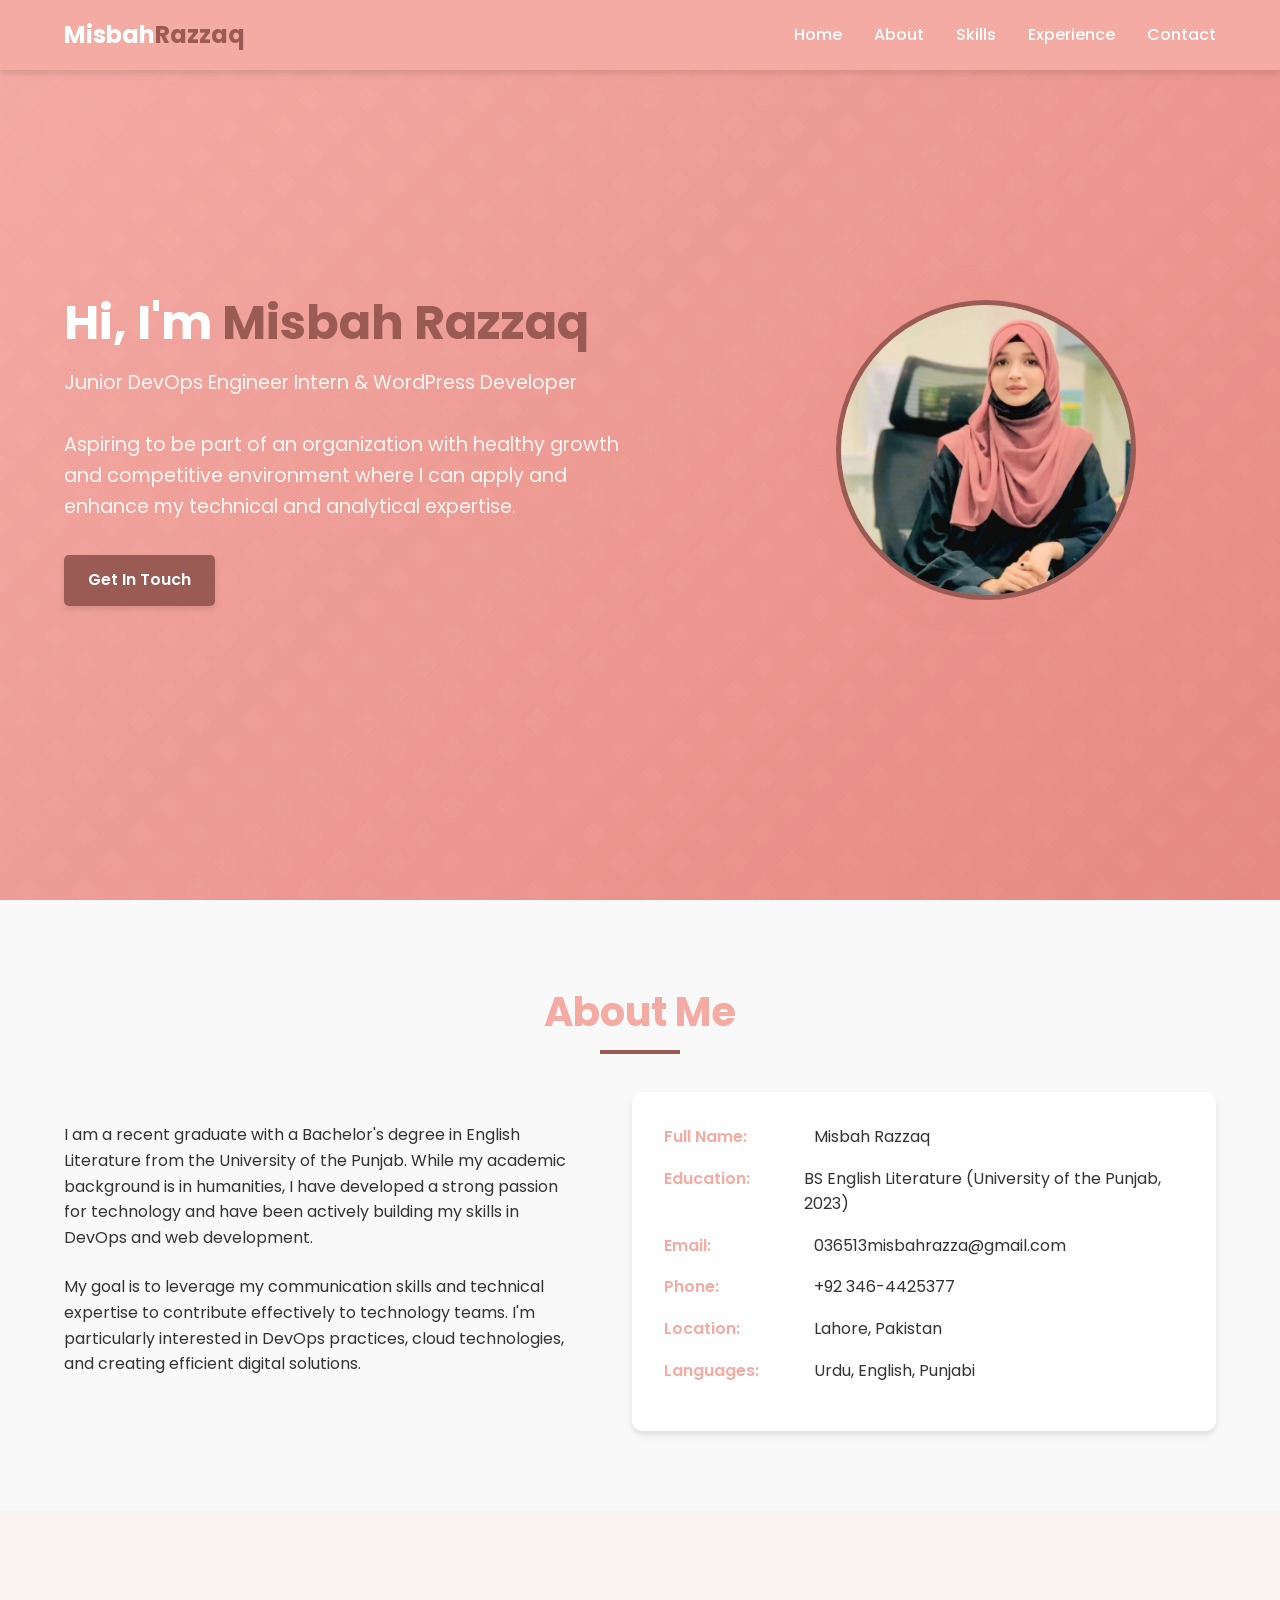
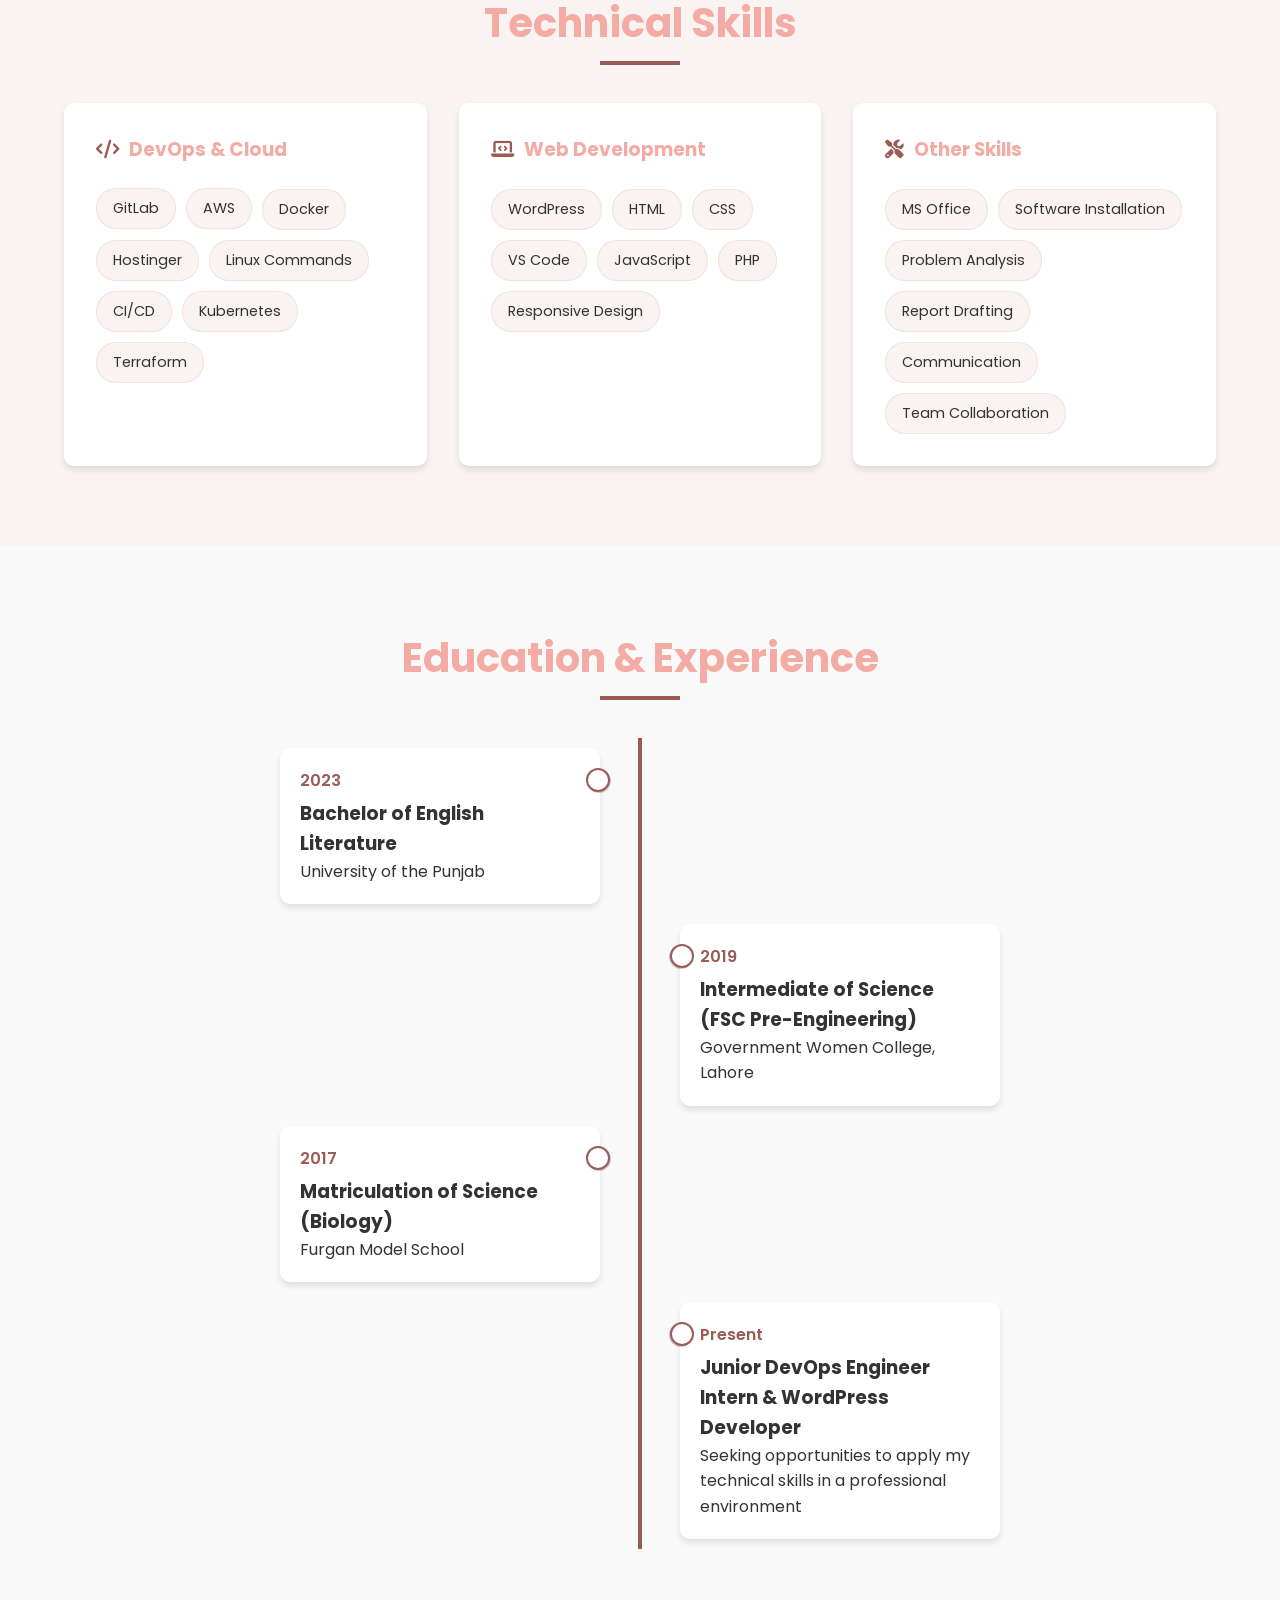
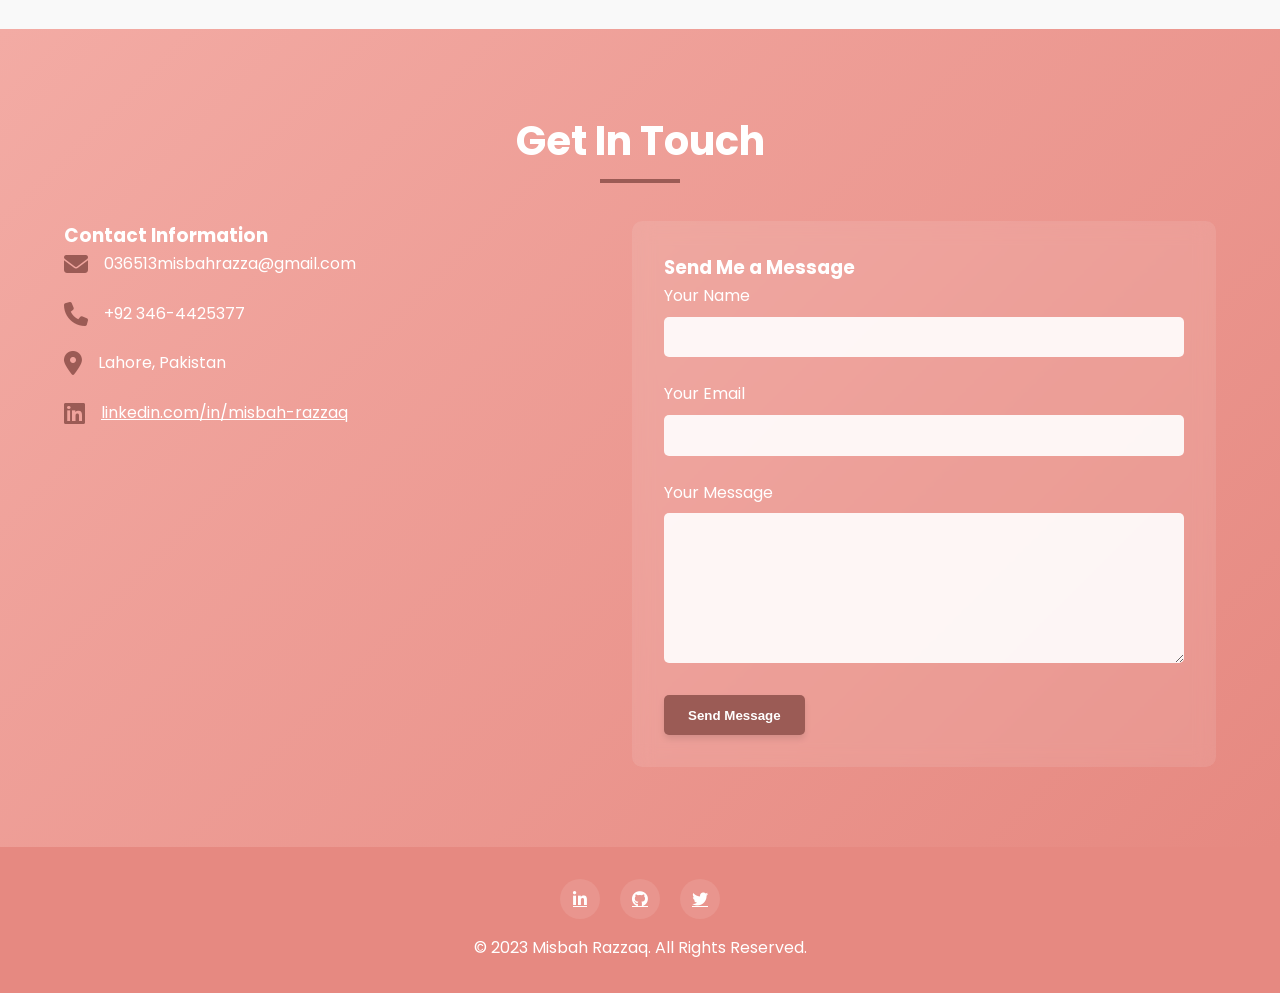
<file: misbah_portfolio/index.html>
<!DOCTYPE html>
<html lang="en">
<head>
    <meta charset="UTF-8">
    <meta name="viewport" content="width=device-width, initial-scale=1.0">
    <title>Misbah Razzaq | Junior DevOps Engineer & WordPress Developer</title>
    <link rel="stylesheet" href="https://cdnjs.cloudflare.com/ajax/libs/font-awesome/6.4.0/css/all.min.css">
    <link href="https://fonts.googleapis.com/css2?family=Poppins:wght@300;400;500;600;700&display=swap" rel="stylesheet">
    <style>
        :root {
            --primary: #f3aba4;
            --secondary: #9b5b55;
            --accent: #e74c3c;
            --light: #f9f3f2;
            --dark: #e68981;
            --shadow: 0 4px 6px rgba(0, 0, 0, 0.1);
            --transition: all 0.3s ease;
        }

        * {
            margin: 0;
            padding: 0;
            box-sizing: border-box;
        }

        body {
            font-family: 'Poppins', sans-serif;
            line-height: 1.6;
            color: #333;
            background-color: #f9f9f9;
            overflow-x: hidden;
        }

        .container {
            width: 90%;
            max-width: 1200px;
            margin: 0 auto;
        }

        /* Header & Navigation */
        header {
            background-color: var(--primary);
            color: white;
            padding: 1rem 0;
            position: fixed;
            width: 100%;
            top: 0;
            z-index: 1000;
            box-shadow: var(--shadow);
        }

        nav {
            display: flex;
            justify-content: space-between;
            align-items: center;
        }

        .logo {
            font-size: 1.5rem;
            font-weight: 700;
            display: flex;
            align-items: center;
        }

        .logo span {
            color: var(--secondary);
        }

        .nav-links {
            display: flex;
            list-style: none;
        }

        .nav-links li {
            margin-left: 2rem;
        }

        .nav-links a {
            color: white;
            text-decoration: none;
            font-weight: 500;
            transition: var(--transition);
            position: relative;
        }

        .nav-links a:hover {
            color: var(--secondary);
        }

        .nav-links a::after {
            content: '';
            position: absolute;
            width: 0;
            height: 2px;
            bottom: -5px;
            left: 0;
            background-color: var(--secondary);
            transition: var(--transition);
        }

        .nav-links a:hover::after {
            width: 100%;
        }

        .hamburger {
            display: none;
            cursor: pointer;
        }

        /* Hero Section */
        .hero {
            height: 100vh;
            display: flex;
            align-items: center;
            background: linear-gradient(135deg, var(--primary) 0%, var(--dark) 100%);
            color: white;
            position: relative;
            overflow: hidden;
        }

        .hero::before {
            content: '';
            position: absolute;
            top: 0;
            left: 0;
            width: 100%;
            height: 100%;
            background: url('[data-uri]');
            opacity: 0.3;
        }

        .hero-content {
            width: 50%;
            z-index: 1;
            animation: fadeIn 1s ease;
        }

        .hero-image {
            width: 40%;
            display: flex;
            justify-content: center;
            align-items: center;
            z-index: 1;
        }

        .profile-img {
            width: 300px;
            height: 300px;
            border-radius: 50%;
            object-fit: cover;
            border: 5px solid var(--secondary);
            box-shadow: 0 0 30px rgba(238, 146, 137, 0.5);
            animation: float 3s ease-in-out infinite;
        }

        .hero h1 {
            font-size: 3rem;
            margin-bottom: 1rem;
            line-height: 1.2;
        }

        .hero h1 span {
            color: var(--secondary);
        }

        .hero p {
            font-size: 1.2rem;
            margin-bottom: 2rem;
            opacity: 0.9;
        }

        .btn {
            display: inline-block;
            padding: 0.8rem 1.5rem;
            background-color: var(--secondary);
            color: white;
            border: none;
            border-radius: 5px;
            font-weight: 600;
            text-decoration: none;
            transition: var(--transition);
            cursor: pointer;
            box-shadow: var(--shadow);
        }

        .btn:hover {
            background-color: #e57f76;
            transform: translateY(-3px);
        }

        /* Sections */
        section {
            padding: 5rem 0;
        }

        .section-title {
            text-align: center;
            margin-bottom: 3rem;
            position: relative;
        }

        .section-title h2 {
            font-size: 2.5rem;
            color: var(--primary);
            display: inline-block;
        }

        .section-title h2::after {
            content: '';
            position: absolute;
            width: 80px;
            height: 4px;
            background-color: var(--secondary);
            bottom: -10px;
            left: 50%;
            transform: translateX(-50%);
        }

        /* About Section */
        .about-content {
            display: flex;
            align-items: center;
            gap: 3rem;
        }

        .about-text {
            flex: 1;
        }

        .about-text p {
            margin-bottom: 1.5rem;
        }

        .about-details {
            flex: 1;
            background-color: white;
            padding: 2rem;
            border-radius: 10px;
            box-shadow: var(--shadow);
        }

        .detail-item {
            margin-bottom: 1rem;
            display: flex;
        }

        .detail-label {
            font-weight: 600;
            width: 150px;
            color: var(--primary);
        }

        /* Skills Section */
        .skills {
            background-color: var(--light);
        }

        .skills-container {
            display: grid;
            grid-template-columns: repeat(auto-fill, minmax(300px, 1fr));
            gap: 2rem;
        }

        .skill-category {
            background-color: white;
            padding: 2rem;
            border-radius: 10px;
            box-shadow: var(--shadow);
            transition: var(--transition);
        }

        .skill-category:hover {
            transform: translateY(-10px);
        }

        .skill-category h3 {
            color: var(--primary);
            margin-bottom: 1.5rem;
            display: flex;
            align-items: center;
        }

        .skill-category h3 i {
            margin-right: 10px;
            color: var(--secondary);
        }

        .skill-list {
            display: flex;
            flex-wrap: wrap;
            gap: 10px;
        }

        .skill-item {
            background-color: var(--light);
            padding: 0.5rem 1rem;
            border-radius: 20px;
            font-size: 0.9rem;
            transition: var(--transition);
            border: 1px solid rgba(238, 146, 137, 0.2);
        }

        .skill-item:hover {
            background-color: var(--secondary);
            color: white;
        }

        /* Experience Section */
        .timeline {
            position: relative;
            max-width: 800px;
            margin: 0 auto;
        }

        .timeline::after {
            content: '';
            position: absolute;
            width: 4px;
            background-color: var(--secondary);
            top: 0;
            bottom: 0;
            left: 50%;
            margin-left: -2px;
        }

        .timeline-item {
            padding: 10px 40px;
            position: relative;
            width: 50%;
            animation: fadeInUp 1s ease;
        }

        .timeline-item:nth-child(odd) {
            left: 0;
        }

        .timeline-item:nth-child(even) {
            left: 50%;
        }

        .timeline-content {
            padding: 20px;
            background-color: white;
            border-radius: 10px;
            box-shadow: var(--shadow);
            position: relative;
        }

        .timeline-content::after {
            content: '';
            position: absolute;
            width: 20px;
            height: 20px;
            right: -10px;
            background-color: white;
            top: 20px;
            border-radius: 50%;
            z-index: 1;
            border: 2px solid var(--secondary);
        }

        .timeline-item:nth-child(odd) .timeline-content::after {
            right: -10px;
            box-shadow: 1px 1px 0px rgba(0, 0, 0, 0.2);
        }

        .timeline-item:nth-child(even) .timeline-content::after {
            left: -10px;
            box-shadow: -1px 1px 0px rgba(0, 0, 0, 0.2);
        }

        .timeline-item:nth-child(even) .timeline-content::after {
            left: -10px;
        }

        .timeline-date {
            font-weight: 600;
            color: var(--secondary);
            margin-bottom: 5px;
        }

        /* Contact Section */
        .contact {
            background: linear-gradient(135deg, var(--primary) 0%, var(--dark) 100%);
            color: white;
        }

        .contact .section-title h2 {
            color: white;
        }

        .contact-container {
            display: flex;
            gap: 3rem;
        }

        .contact-info {
            flex: 1;
        }

        .contact-item {
            display: flex;
            align-items: center;
            margin-bottom: 1.5rem;
        }

        .contact-item i {
            font-size: 1.5rem;
            margin-right: 1rem;
            color: var(--secondary);
        }

        .contact-form {
            flex: 1;
            background-color: rgba(255, 255, 255, 0.1);
            padding: 2rem;
            border-radius: 10px;
            backdrop-filter: blur(10px);
        }

        .form-group {
            margin-bottom: 1.5rem;
        }

        .form-group label {
            display: block;
            margin-bottom: 0.5rem;
        }

        .form-control {
            width: 100%;
            padding: 0.8rem;
            border: none;
            border-radius: 5px;
            background-color: rgba(255, 255, 255, 0.9);
        }

        textarea.form-control {
            min-height: 150px;
            resize: vertical;
        }

        /* Footer */
        footer {
            background-color: var(--dark);
            color: white;
            padding: 2rem 0;
            text-align: center;
        }

        .social-links {
            display: flex;
            justify-content: center;
            margin-bottom: 1rem;
        }

        .social-links a {
            display: flex;
            align-items: center;
            justify-content: center;
            width: 40px;
            height: 40px;
            border-radius: 50%;
            background-color: rgba(255, 255, 255, 0.1);
            color: white;
            margin: 0 10px;
            transition: var(--transition);
        }

        .social-links a:hover {
            background-color: var(--secondary);
            transform: translateY(-5px);
        }

        /* Animations */
        @keyframes fadeIn {
            from { opacity: 0; transform: translateY(20px); }
            to { opacity: 1; transform: translateY(0); }
        }

        @keyframes fadeInUp {
            from { opacity: 0; transform: translateY(30px); }
            to { opacity: 1; transform: translateY(0); }
        }

        @keyframes float {
            0% { transform: translateY(0px); }
            50% { transform: translateY(-20px); }
            100% { transform: translateY(0px); }
        }

        /* Responsive Design */
        @media (max-width: 992px) {
            .hero-content, .hero-image {
                width: 100%;
                text-align: center;
            }
            
            .hero {
                flex-direction: column;
                justify-content: center;
                padding-top: 80px;
            }
            
            .about-content {
                flex-direction: column;
            }
            
            .contact-container {
                flex-direction: column;
            }
            
            .timeline::after {
                left: 31px;
            }
            
            .timeline-item {
                width: 100%;
                padding-left: 70px;
                padding-right: 25px;
            }
            
            .timeline-item:nth-child(even) {
                left: 0;
            }
            
            .timeline-content::after {
                left: 20px;
                right: auto;
            }
        }

        @media (max-width: 768px) {
            .nav-links {
                display: none;
                position: absolute;
                top: 100%;
                left: 0;
                width: 100%;
                background-color: var(--primary);
                flex-direction: column;
                padding: 1rem 0;
                box-shadow: var(--shadow);
            }
            
            .nav-links.active {
                display: flex;
            }
            
            .nav-links li {
                margin: 0;
                text-align: center;
                padding: 0.8rem 0;
            }
            
            .hamburger {
                display: block;
            }
            
            .hero h1 {
                font-size: 2.5rem;
            }
        }
    </style>
</head>
<body>
    <!-- Header -->
    <header>
        <div class="container">
            <nav>
                <div class="logo">Misbah<span>Razzaq</span></div>
                <ul class="nav-links">
                    <li><a href="#home">Home</a></li>
                    <li><a href="#about">About</a></li>
                    <li><a href="#skills">Skills</a></li>
                    <li><a href="#experience">Experience</a></li>
                    <li><a href="#contact">Contact</a></li>
                </ul>
                <div class="hamburger">
                    <i class="fas fa-bars"></i>
                </div>
            </nav>
        </div>
    </header>

    <!-- Hero Section -->
    <section id="home" class="hero">
        <div class="container" style="display: flex; align-items: center; justify-content: space-between;">
            <div class="hero-content">
                <h1>Hi, I'm <span>Misbah Razzaq</span></h1>
                <p>Junior DevOps Engineer Intern & WordPress Developer</p>
                <p>Aspiring to be part of an organization with healthy growth and competitive environment where I can apply and enhance my technical and analytical expertise.</p>
                <a href="#contact" class="btn">Get In Touch</a>
            </div>
            <div class="hero-image">
                <img src="misbahpf.jpeg" alt="Misbah Razzaq" class="profile-img">
            </div>
        </div>
    </section>

    <!-- About Section -->
    <section id="about" class="about">
        <div class="container">
            <div class="section-title">
                <h2>About Me</h2>
            </div>
            <div class="about-content">
                <div class="about-text">
                    <p>I am a recent graduate with a Bachelor's degree in English Literature from the University of the Punjab. While my academic background is in humanities, I have developed a strong passion for technology and have been actively building my skills in DevOps and web development.</p>
                    <p>My goal is to leverage my communication skills and technical expertise to contribute effectively to technology teams. I'm particularly interested in DevOps practices, cloud technologies, and creating efficient digital solutions.</p>
                </div>
                <div class="about-details">
                    <div class="detail-item">
                        <div class="detail-label">Full Name:</div>
                        <div>Misbah Razzaq</div>
                    </div>
                    <div class="detail-item">
                        <div class="detail-label">Education:</div>
                        <div>BS English Literature (University of the Punjab, 2023)</div>
                    </div>
                    <div class="detail-item">
                        <div class="detail-label">Email:</div>
                        <div>036513misbahrazza@gmail.com</div>
                    </div>
                    <div class="detail-item">
                        <div class="detail-label">Phone:</div>
                        <div>+92 346-4425377</div>
                    </div>
                    <div class="detail-item">
                        <div class="detail-label">Location:</div>
                        <div>Lahore, Pakistan</div>
                    </div>
                    <div class="detail-item">
                        <div class="detail-label">Languages:</div>
                        <div>Urdu, English, Punjabi</div>
                    </div>
                </div>
            </div>
        </div>
    </section>

    <!-- Skills Section -->
    <section id="skills" class="skills">
        <div class="container">
            <div class="section-title">
                <h2>Technical Skills</h2>
            </div>
            <div class="skills-container">
                <div class="skill-category">
                    <h3><i class="fas fa-code"></i> DevOps & Cloud</h3>
                    <div class="skill-list">
                        <div class="skill-item">GitLab</div>
                        <div class="skill-item">AWS</div>
                        <div class="skill-item">Docker</div>
                        <div class="skill-item">Hostinger</div>
                        <div class="skill-item">Linux Commands</div>
                        <div class="skill-item">CI/CD</div>
                        <div class="skill-item">Kubernetes</div>
                        <div class="skill-item">Terraform</div>
                    </div>
                </div>
                <div class="skill-category">
                    <h3><i class="fas fa-laptop-code"></i> Web Development</h3>
                    <div class="skill-list">
                        <div class="skill-item">WordPress</div>
                        <div class="skill-item">HTML</div>
                        <div class="skill-item">CSS</div>
                        <div class="skill-item">VS Code</div>
                        <div class="skill-item">JavaScript</div>
                        <div class="skill-item">PHP</div>
                        <div class="skill-item">Responsive Design</div>
                    </div>
                </div>
                <div class="skill-category">
                    <h3><i class="fas fa-tools"></i> Other Skills</h3>
                    <div class="skill-list">
                        <div class="skill-item">MS Office</div>
                        <div class="skill-item">Software Installation</div>
                        <div class="skill-item">Problem Analysis</div>
                        <div class="skill-item">Report Drafting</div>
                        <div class="skill-item">Communication</div>
                        <div class="skill-item">Team Collaboration</div>
                    </div>
                </div>
            </div>
        </div>
    </section>

    <!-- Experience Section -->
    <section id="experience" class="experience">
        <div class="container">
            <div class="section-title">
                <h2>Education & Experience</h2>
            </div>
            <div class="timeline">
                <div class="timeline-item">
                    <div class="timeline-content">
                        <div class="timeline-date">2023</div>
                        <h3>Bachelor of English Literature</h3>
                        <p>University of the Punjab</p>
                    </div>
                </div>
                <div class="timeline-item">
                    <div class="timeline-content">
                        <div class="timeline-date">2019</div>
                        <h3>Intermediate of Science (FSC Pre-Engineering)</h3>
                        <p>Government Women College, Lahore</p>
                    </div>
                </div>
                <div class="timeline-item">
                    <div class="timeline-content">
                        <div class="timeline-date">2017</div>
                        <h3>Matriculation of Science (Biology)</h3>
                        <p>Furgan Model School</p>
                    </div>
                </div>
                <div class="timeline-item">
                    <div class="timeline-content">
                        <div class="timeline-date">Present</div>
                        <h3>Junior DevOps Engineer Intern & WordPress Developer</h3>
                        <p>Seeking opportunities to apply my technical skills in a professional environment</p>
                    </div>
                </div>
            </div>
        </div>
    </section>

    <!-- Contact Section -->
    <section id="contact" class="contact">
        <div class="container">
            <div class="section-title">
                <h2>Get In Touch</h2>
            </div>
            <div class="contact-container">
                <div class="contact-info">
                    <h3>Contact Information</h3>
                    <div class="contact-item">
                        <i class="fas fa-envelope"></i>
                        <div>036513misbahrazza@gmail.com</div>
                    </div>
                    <div class="contact-item">
                        <i class="fas fa-phone"></i>
                        <div>+92 346-4425377</div>
                    </div>
                    <div class="contact-item">
                        <i class="fas fa-map-marker-alt"></i>
                        <div>Lahore, Pakistan</div>
                    </div>
                    <div class="contact-item">
                        <i class="fab fa-linkedin"></i>
                        <div><a href="https://www.linkedin.com/in/misbah-razzaq-49b1b0325/" style="color: white;">linkedin.com/in/misbah-razzaq</a></div>
                    </div>
                </div>
                <div class="contact-form">
                    <h3>Send Me a Message</h3>
                    <form id="contactForm">
                        <div class="form-group">
                            <label for="name">Your Name</label>
                            <input type="text" id="name" class="form-control" required>
                        </div>
                        <div class="form-group">
                            <label for="email">Your Email</label>
                            <input type="email" id="email" class="form-control" required>
                        </div>
                        <div class="form-group">
                            <label for="message">Your Message</label>
                            <textarea id="message" class="form-control" required></textarea>
                        </div>
                        <button type="submit" class="btn">Send Message</button>
                    </form>
                </div>
            </div>
        </div>
    </section>

    <!-- Footer -->
    <footer>
        <div class="container">
            <div class="social-links">
                <a href="https://www.linkedin.com/in/misbah-razzaq-49b1b0325/"><i class="fab fa-linkedin-in"></i></a>
                <a href="#"><i class="fab fa-github"></i></a>
                <a href="#"><i class="fab fa-twitter"></i></a>
            </div>
            <p>&copy; 2023 Misbah Razzaq. All Rights Reserved.</p>
        </div>
    </footer>

    <script>
        // Mobile Navigation Toggle
        const hamburger = document.querySelector('.hamburger');
        const navLinks = document.querySelector('.nav-links');
        
        hamburger.addEventListener('click', () => {
            navLinks.classList.toggle('active');
        });
        
        // Smooth Scrolling
        document.querySelectorAll('a[href^="#"]').forEach(anchor => {
            anchor.addEventListener('click', function (e) {
                e.preventDefault();
                
                const targetId = this.getAttribute('href');
                if (targetId === '#') return;
                
                const targetElement = document.querySelector(targetId);
                if (targetElement) {
                    window.scrollTo({
                        top: targetElement.offsetTop - 80,
                        behavior: 'smooth'
                    });
                    
                    // Close mobile menu if open
                    navLinks.classList.remove('active');
                }
            });
        });
        
        // Form Submission
        const contactForm = document.getElementById('contactForm');
        contactForm.addEventListener('submit', function(e) {
            e.preventDefault();
            alert('Thank you for your message! I will get back to you soon.');
            contactForm.reset();
        });
        
        // Animation on scroll
        const observerOptions = {
            threshold: 0.1,
            rootMargin: '0px 0px -50px 0px'
        };
        
        const observer = new IntersectionObserver((entries) => {
            entries.forEach(entry => {
                if (entry.isIntersecting) {
                    entry.target.style.animation = 'fadeInUp 1s ease forwards';
                    observer.unobserve(entry.target);
                }
            });
        }, observerOptions);
        
        // Observe elements for animation
        document.querySelectorAll('.timeline-item, .skill-category').forEach(el => {
            observer.observe(el);
        });
    </script>
</body>
</html>
</file>
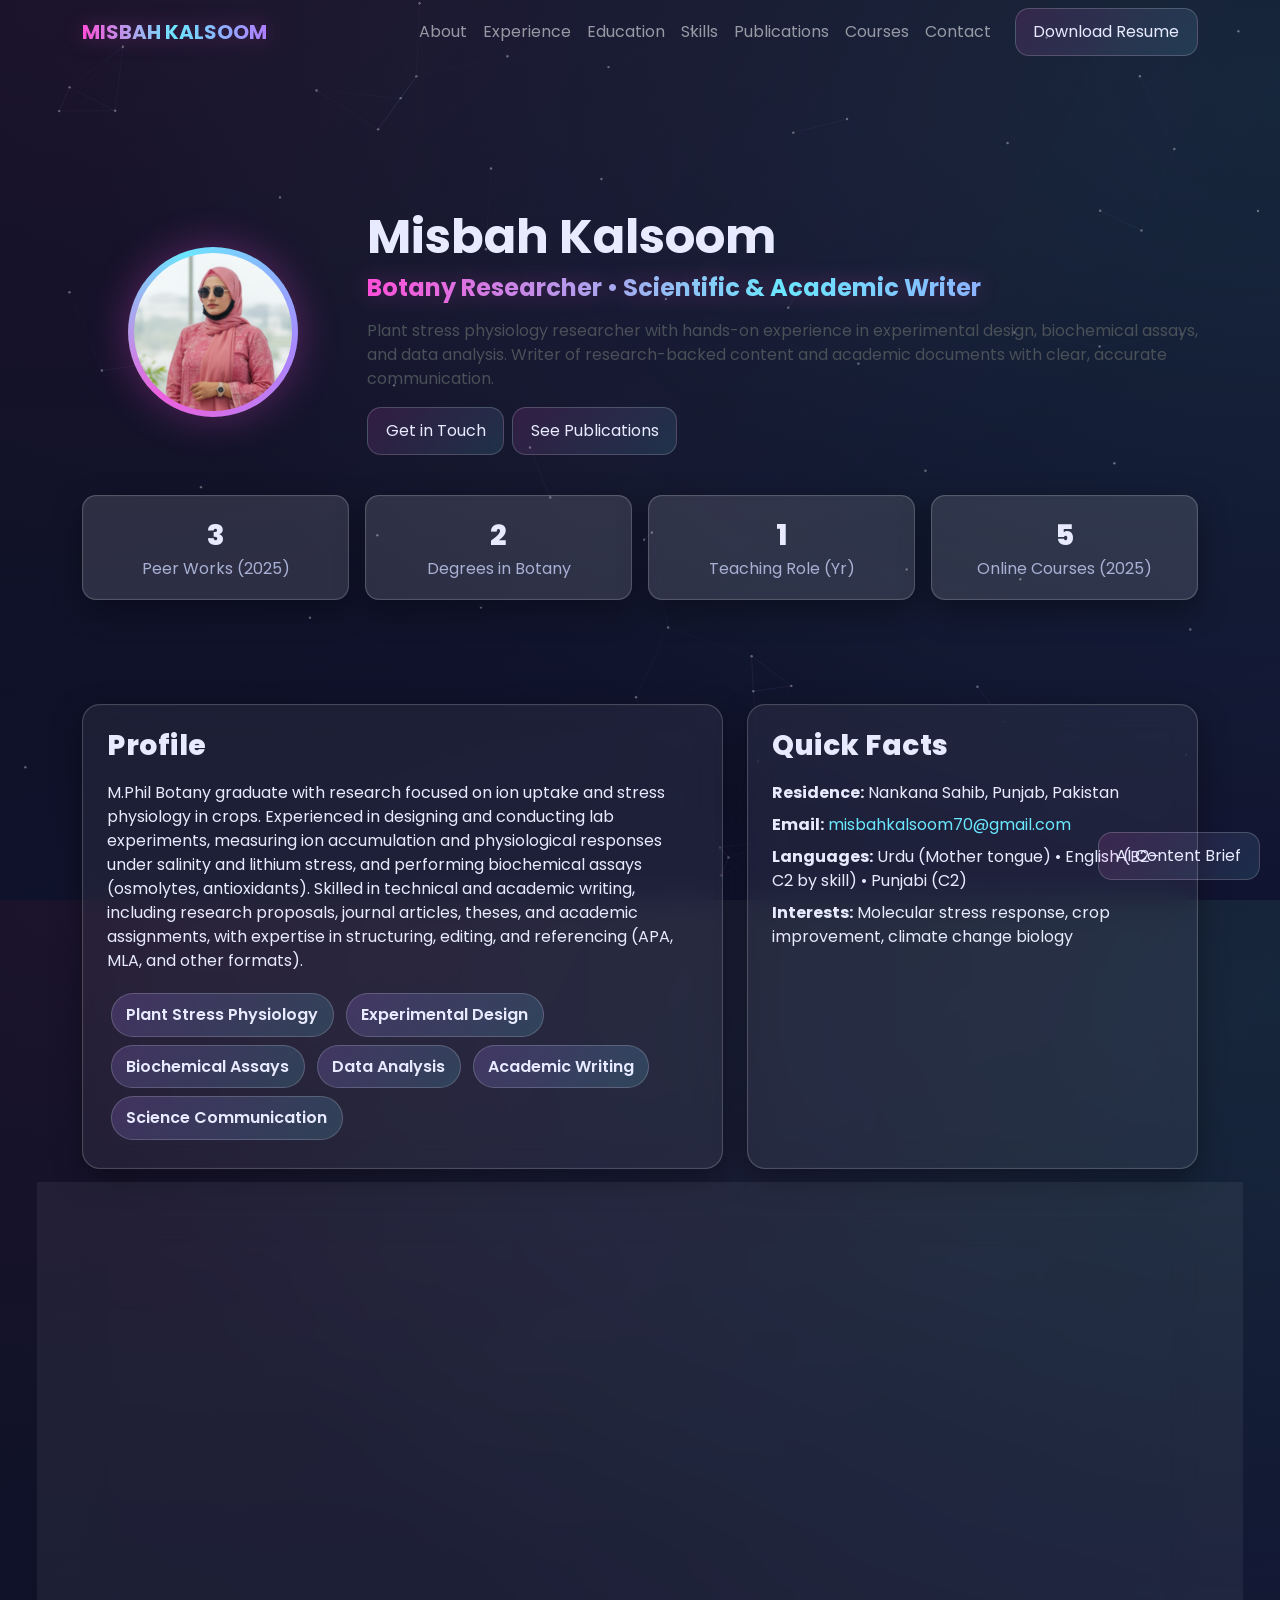
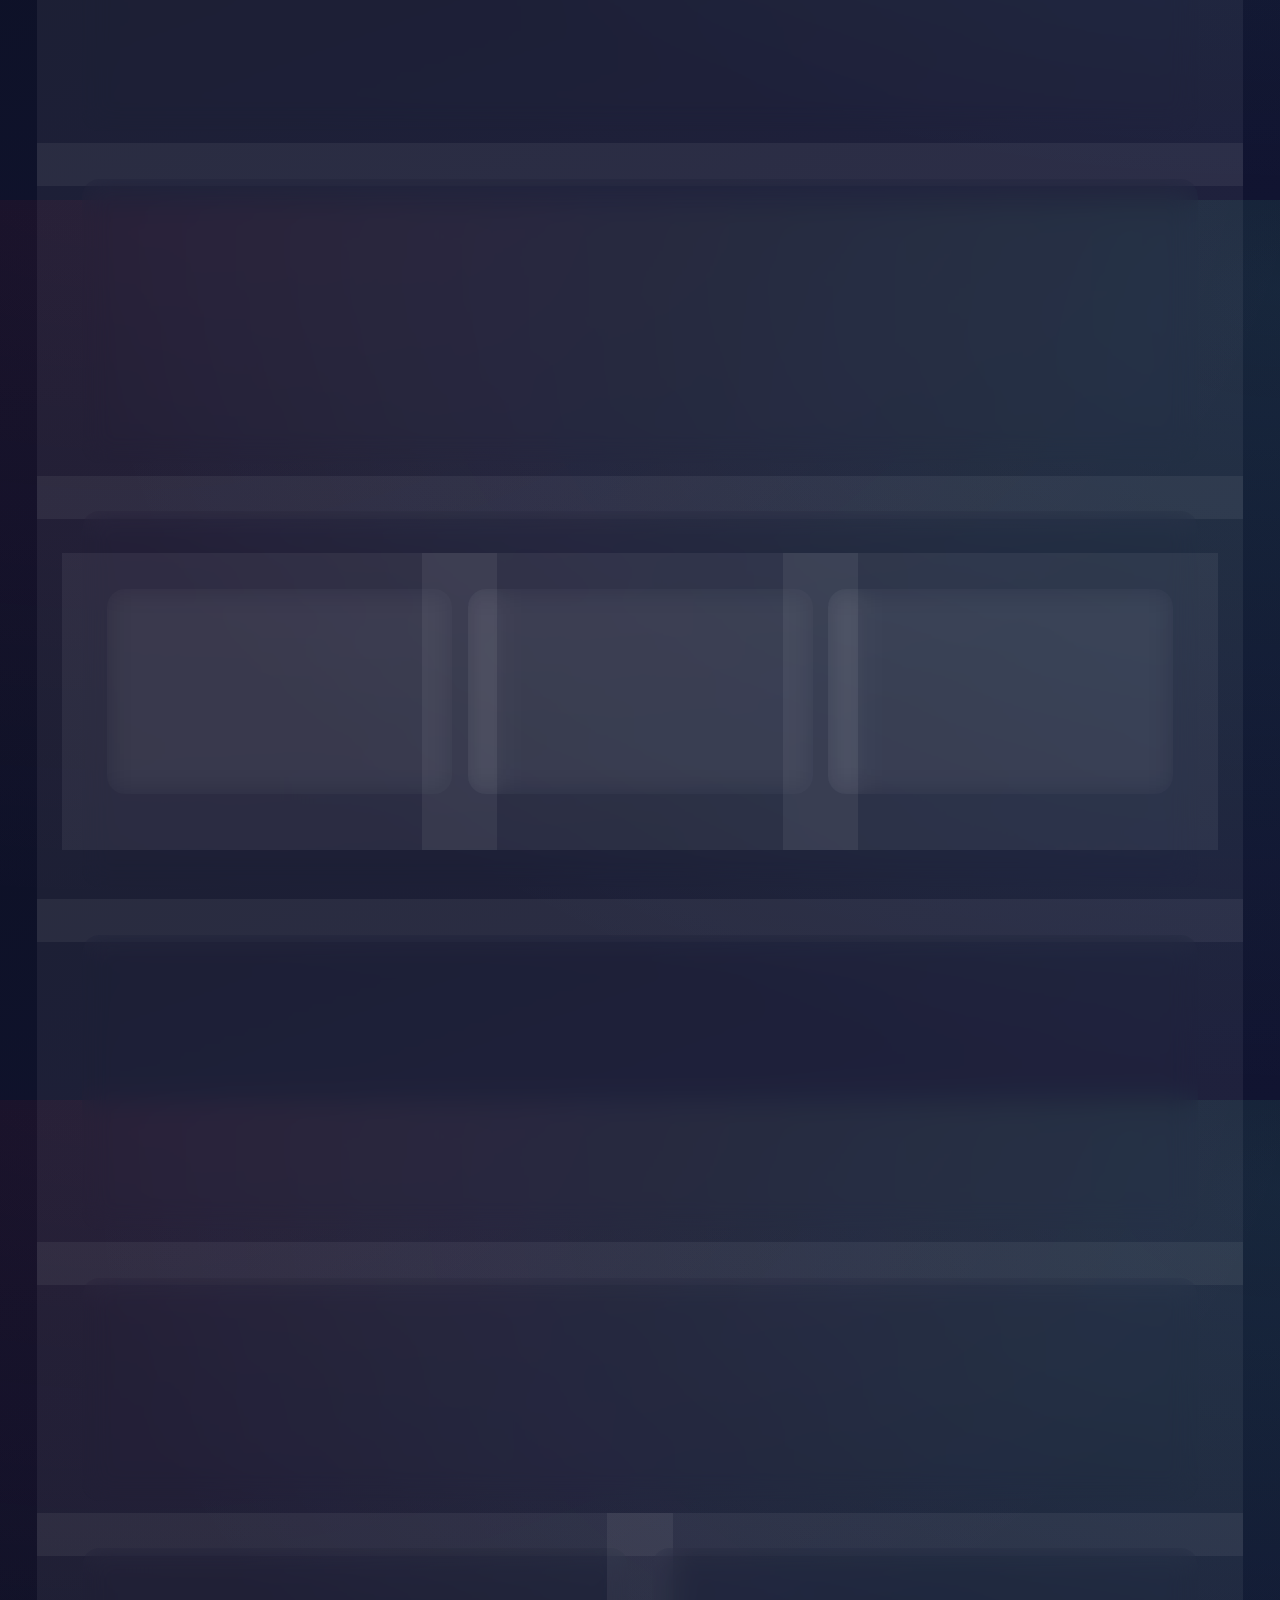
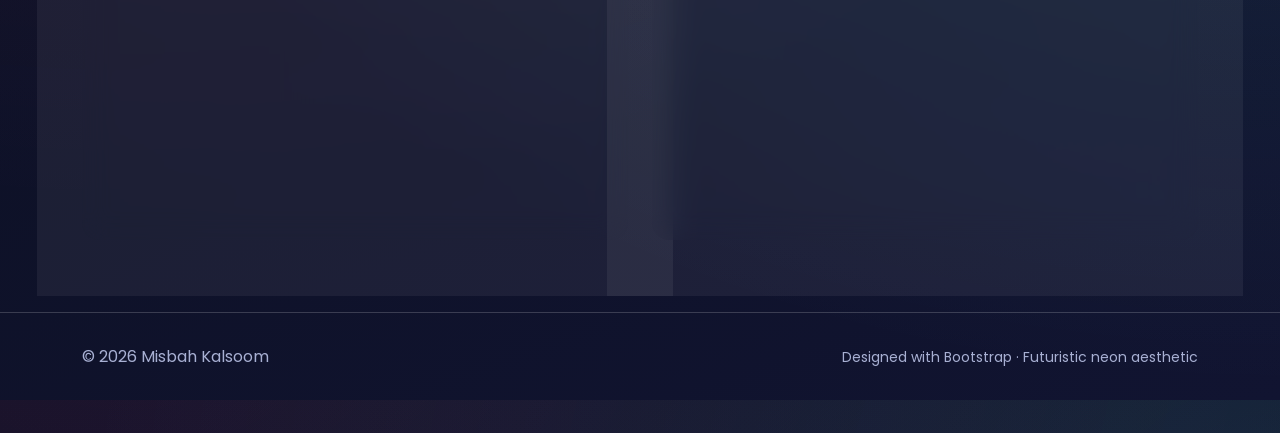
<file: misbah.k_portfolio/misbah_k.html>
<!DOCTYPE html>
<html lang="en">
<head>
  <meta charset="utf-8">
  <meta name="viewport" content="width=device-width, initial-scale=1">
  <title>Misbah Kalsoom — Botany Researcher | Scientific Writer</title>
  <link href="https://cdn.jsdelivr.net/npm/bootstrap@5.3.3/dist/css/bootstrap.min.css" rel="stylesheet">
  <link href="https://fonts.googleapis.com/css2?family=Poppins:wght@300;400;600;700;800&display=swap" rel="stylesheet">
  <link href="sstyle.css" rel="stylesheet">
  <meta name="theme-color" content="#0b0f1f">
  <meta name="description" content="Portfolio of Misbah Kalsoom — Botany Researcher and Scientific Writer. Plant stress physiology, publications, research experience, academic writing, and data analysis.">
</head>
<body>
<canvas id="ai-bg"></canvas>

<nav class="navbar navbar-expand-lg navbar-dark" style="background:transparent;">
  <div class="container">
    <a class="navbar-brand fw-bold neon-text" href="#">MISBAH KALSOOM</a>
    <button class="navbar-toggler" type="button" data-bs-toggle="collapse" data-bs-target="#nav"><span class="navbar-toggler-icon"></span></button>
    <div class="collapse navbar-collapse" id="nav">
      <ul class="navbar-nav ms-auto">
        <li class="nav-item"><a class="nav-link" href="#about">About</a></li>
        <li class="nav-item"><a class="nav-link" href="#experience">Experience</a></li>
        <li class="nav-item"><a class="nav-link" href="#education">Education</a></li>
        <li class="nav-item"><a class="nav-link" href="#skills">Skills</a></li>
        <li class="nav-item"><a class="nav-link" href="#publications">Publications</a></li>
        <li class="nav-item"><a class="nav-link" href="#courses">Courses</a></li>
        <li class="nav-item"><a class="nav-link" href="#contact">Contact</a></li>
      </ul>
      <a class="btn btn-neon ms-lg-3" href="Misbah kalsoom cv.pdf" download>Download Resume</a>
    </div>
  </div>
</nav>

<header class="hero">
  <div class="container">
    <div class="row align-items-center g-4">
      <div class="col-md-3 text-center">
        <div class="profile mx-auto">
          <img src="MISBAH K.png" alt="Profile photo of Misbah Kalsoom">
        </div>
      </div>
      <div class="col-md-9">
        <h1 class="display-5 fw-bold mb-2">Misbah Kalsoom</h1>
        <h2 class="h4 neon-text fw-bold">Botany Researcher • Scientific & Academic Writer</h2>
        <p class="mt-3 text-light-emphasis">
          Plant stress physiology researcher with hands-on experience in experimental design, biochemical assays, and data analysis. Writer of research-backed content and academic documents with clear, accurate communication.
        </p>
        <div class="d-flex flex-wrap gap-2 mt-3">
          <a class="btn btn-neon" href="#contact">Get in Touch</a>
          <a class="btn btn-neon" href="#publications">See Publications</a>
          <button class="btn btn-neon" id="ai-toggle" aria-label="Open AI Content Brief Assistant">AI Content Brief</button>
        </div>
      </div>
    </div>

    <!-- KPIs (resume-aligned) -->
    <div class="row g-3 mt-4">
      <div class="col-6 col-md-3">
        <div class="kpi">
          <div class="num" data-count="3">0</div>
          <div class="label">Peer Works (2025)</div>
        </div>
      </div>
      <div class="col-6 col-md-3">
        <div class="kpi">
          <div class="num" data-count="2">0</div>
          <div class="label">Degrees in Botany</div>
        </div>
      </div>
      <div class="col-6 col-md-3">
        <div class="kpi">
          <div class="num" data-count="1">0</div>
          <div class="label">Teaching Role (Yr)</div>
        </div>
      </div>
      <div class="col-6 col-md-3">
        <div class="kpi">
          <div class="num" data-count="5">0</div>
          <div class="label">Online Courses (2025)</div>
        </div>
      </div>
    </div>
  </div>
</header>

<section id="about" class="py-4">
  <div class="container">
    <div class="row g-4">
      <div class="col-lg-7">
        <div class="card-glass p-4 h-100">
          <h3 class="section-title">Profile</h3>
          <p>
            M.Phil Botany graduate with research focused on ion uptake and stress physiology in crops. Experienced in designing and conducting lab experiments, measuring ion accumulation and physiological responses under salinity and lithium stress, and performing biochemical assays (osmolytes, antioxidants). Skilled in technical and academic writing, including research proposals, journal articles, theses, and academic assignments, with expertise in structuring, editing, and referencing (APA, MLA, and other formats).
          </p>
          <div class="mt-3">
            <span class="badge-skill">Plant Stress Physiology</span>
            <span class="badge-skill">Experimental Design</span>
            <span class="badge-skill">Biochemical Assays</span>
            <span class="badge-skill">Data Analysis</span>
            <span class="badge-skill">Academic Writing</span>
            <span class="badge-skill">Science Communication</span>
          </div>
        </div>
      </div>
      <div class="col-lg-5">
        <div class="card-glass p-4 h-100">
          <h3 class="section-title">Quick Facts</h3>
          <ul class="list-unstyled mb-0">
            <li class="mb-2"><strong>Residence:</strong> Nankana Sahib, Punjab, Pakistan</li>
            <li class="mb-2"><strong>Email:</strong> <a href="mailto:misbahkalsoom70@gmail.com">misbahkalsoom70@gmail.com</a></li>
            <li class="mb-2"><strong>Languages:</strong> Urdu (Mother tongue) • English (B2–C2 by skill) • Punjabi (C2)</li>
            <li class="mb-2"><strong>Interests:</strong> Molecular stress response, crop improvement, climate change biology</li>
          </ul>
        </div>
      </div>
    </div>
  </div>
</section>

<section id="experience" class="py-4">
  <div class="container">
    <div class="row">
      <div class="col-lg-12">
        <div class="card-glass p-4 h-100">
          <h3 class="section-title">Experience</h3>
          <div class="timeline">
            <div class="ti">
              <h5 class="mb-1">Biology Teacher — Madina tul Ilm Higher Secondary School</h5>
              <div class="text-secondary small mb-2">Nankana Sahib • Aug 2022 – Aug 2023</div>
              <ul class="mb-2">
                <li>Taught biology curriculum and assessed student learning outcomes.</li>
                <li>Aligned teaching with curriculum objectives and examination standards.</li>
              </ul>
            </div>
            <div class="ti">
              <h5 class="mb-1">Research Experience — M.Phil (Botany)</h5>
              <div class="text-secondary small mb-2">Government College University, Lahore</div>
              <ul class="mb-2">
                <li>Designed and conducted experiments on rice under NaCl and LiCl stress.</li>
                <li>Measured ion uptake and accumulation; analyzed physiological responses.</li>
                <li>Performed biochemical assays for osmolytes and antioxidants.</li>
                <li>Contributed to understanding salinity and lithium tolerance mechanisms.</li>
              </ul>
            </div>
          </div>
          <hr class="opacity-25">
          <h3 class="section-title mt-3">Conferences & Seminars</h3>
          <ul class="mb-0">
            <li>Water saving and plant production strategies: constraints and implications for sustainable agriculture — Faisalabad (26–28 Mar 2019)</li>
          </ul>
        </div>
      </div>
    </div>
  </div>
</section>

<section id="education" class="py-4">
  <div class="container">
    <div class="row">
      <div class="col-lg-12">
        <div class="card-glass p-4 h-100">
          <h3 class="section-title">Education</h3>
          <div class="timeline">
            <div class="ti">
              <h6 class="mb-1">M.Phil in Botany — Government College University, Lahore</h6>
              <div class="text-secondary small mb-2">15 Oct 2021 – 09 Sep 2023 • Final Grade: 3.11/4</div>
              <p class="small">Website: <a href="http://gcu.edu.pk">gcu.edu.pk</a> • City: Lahore, Pakistan</p>
            </div>
            <div class="ti">
              <h6 class="mb-1">Bachelors in Botany — Government College University, Faisalabad</h6>
              <div class="text-secondary small mb-2">05 Sep 2017 – 20 Jul 2020 • Final Grade: 3.36/4</div>
              <p class="small">Website: <a href="http://gcuf.edu.pk">gcuf.edu.pk</a> • City: Faisalabad, Pakistan</p>
            </div>
          </div>
        </div>
      </div>
    </div>
  </div>
</section>

<section id="skills" class="py-4">
  <div class="container">
    <div class="card-glass p-4">
      <h3 class="section-title">Skills</h3>
      <div class="row g-3">
        <div class="col-md-4">
          <div class="card-glass p-3 h-100">
            <h6 class="neon-text fw-bold">Research & Lab</h6>
            <ul class="mb-0">
              <li>Experimental design & execution</li>
              <li>Biochemical assays (osmolytes, antioxidants)</li>
              <li>Ion uptake & stress physiology</li>
            </ul>
          </div>
        </div>
        <div class="col-md-4">
          <div class="card-glass p-3 h-100">
            <h6 class="neon-text fw-bold">Data & Tools</h6>
            <ul class="mb-0">
              <li>Data Management & Analysis</li>
              <li>Microsoft Office</li>
            </ul>
          </div>
        </div>
        <div class="col-md-4">
          <div class="card-glass p-3 h-100">
            <h6 class="neon-text fw-bold">Writing & Communication</h6>
            <ul class="mb-0">
              <li>Technical & academic writing</li>
              <li>Research proposals & journal articles</li>
              <li>Theses & academic assignments</li>
              <li>Structuring, editing & referencing</li>
              <li>APA, MLA & other formats</li>
            </ul>
          </div>
        </div>
      </div>

      <div class="mt-3">
        <span class="badge-skill">Advanced Scientific Techniques</span>
        <span class="badge-skill">Citation & Referencing</span>
        <span class="badge-skill">Science Communication</span>
      </div>
    </div>
  </div>
</section>

<section id="publications" class="py-4">
  <div class="container">
    <div class="card-glass p-4">
      <h3 class="section-title">Publications (2025)</h3>
      <ol class="mb-0">
        <li class="mb-2">
          <em>Taxonomic investigation of Powdery Mildew in Agror Valley, Mansehra.</em>
          <br><a class="small" href="https://theprj.org/index.php/1/article/view/737">theprj.org/article/737</a>
        </li>
        <li class="mb-2">
          <em>Effects of Conservation Tillage and Integrated Nutrient Management on Maize Growth, Yield, and Soil Health.</em>
          <br><a class="small" href="https://theprj.org/index.php/1/article/view/699">theprj.org/article/699</a>
        </li>
        <li class="mb-2">
          <em>Salt-Mediated Morpho-Anatomical and Nutrient Responses in Hydroponically Grown Tomato (<span class="fst-italic">Solanum lycopersicum</span> L.) Under Different Organic Media.</em>
          <br><a class="small" href="https://saspublishers.com/article/22703/">saspublishers.com/article/22703</a>
        </li>
      </ol>
    </div>
  </div>
</section>

<section id="courses" class="py-4">
  <div class="container">
    <div class="card-glass p-4">
      <h3 class="section-title">Online Courses (June–July 2025)</h3>
      <ul class="mb-0">
        <li>An Introduction to Floodplain Meadows — OpenLearn (30 Jun 2025) — <a href="https://www.open.edu/openlearn/nature-environment/an-introduction-floodplain-meadows/content-section-overview">link</a></li>
        <li>Climate Change: Transitions to Sustainability — OpenLearn (02 Jul 2025) — <a href="https://www.open.edu/openlearn/nature-environment/environmental-studies/climate-change-transitions-sustainability/content-section-0">link</a></li>
        <li>Introducing the Environment: Ecology & Ecosystems — OpenLearn (04 Jul 2025) — <a href="https://www.open.edu/openlearn/nature-environment/environmental-studies/introducing-the-environment-ecology-and-ecosystems/content-section-0">link</a></li>
        <li>Planning Seed & Seedling Supply for Forest & Landscape Restoration — FAO (05 Jul 2025) — <a href="https://elearning.fao.org/admin/tool/certificate/index.php?code=9949410300MK">certificate</a></li>
        <li>Engaging the Private Sector through Local PPPs for Sustainable Water & Sanitation in Asia — ADBI (03 Jul 2025) — <a href="https://elearning-adbi.org/certificate-verifier/?&code=128700-175-151-3049">certificate</a></li>
      </ul>
    </div>
  </div>
</section>

<section id="contact" class="py-4">
  <div class="container">
    <div class="row g-4">
      <div class="col-lg-6">
        <div class="card-glass p-4 h-100">
          <h3 class="section-title">Contact</h3>
          <ul class="list-unstyled">
            <li class="mb-2"><strong>Email:</strong> <a href="mailto:misbahkalsoom70@gmail.com">misbahkalsoom70@gmail.com</a></li>
            <li class="mb-2"><strong>Residence:</strong> Nankana Sahib, Punjab, Pakistan</li>
          </ul>
          <p class="section-sub">Open to research roles, academic writing, and science communication opportunities.</p>
        </div>
      </div>
      <div class="col-lg-6">
        <div class="card-glass p-4 h-100">
          <h3 class="section-title">References</h3>
          <ul class="mb-2">
            <li><strong>Dr. Zafar Siddiq</strong> — Associate Professor of Botany, Government College University Lahore • <a href="mailto:dr.zafarsiddiq@gcu.edu.pk">dr.zafarsiddiq@gcu.edu.pk</a></li>
            <li><strong>Dr. Muhammad Hanif</strong> — Assistant Professor of Botany, Government College University Lahore • <a href="mailto:dr.mhanif@gcu.edu.pk">dr.mhanif@gcu.edu.pk</a></li>
          </ul>
          <p class="small text-secondary">Academic mentors and M.Phil supervision.</p>
        </div>
      </div>
    </div>
  </div>
</section>

<footer class="mt-5">
  <div class="container">
    <div class="d-flex flex-wrap justify-content-between align-items-center">
      <div>© <span id="year"></span> Misbah Kalsoom</div>
      <div class="small">Designed with Bootstrap · Futuristic neon aesthetic</div>
    </div>
  </div>
</footer>

<!-- AI Content Brief Widget -->
<div id="ai-widget" role="dialog" aria-modal="true" aria-label="AI Content Brief Assistant">
  <header>
    <strong>AI Content Brief Assistant</strong>
    <button class="btn btn-sm btn-light" id="ai-close">Close</button>
  </header>
  <div class="body">
    <div id="ai-stream" class="small"></div>
  </div>
  <form id="ai-form" class="p-2">
    <div class="input-group">
      <input id="ai-input" type="text" class="form-control" placeholder="e.g., Draft a research abstract on salinity stress in rice">
      <button class="btn btn-neon" type="submit">Generate</button>
    </div>
  </form>
</div>

<script src="https://cdn.jsdelivr.net/npm/bootstrap@5.3.3/dist/js/bootstrap.bundle.min.js"></script>
<script src="sscript.js"></script>
<script>
  document.getElementById('year').textContent = new Date().getFullYear();
</script>
</body>
</html>
</file>
<file: misbah.k_portfolio/sstyle.css>
/* Futuristic feminine palette + glassmorphism */
:root{
  --bg1: #0b0f1f;
  --bg2: #111431;
  --neon1: #ff4fd8;
  --neon2: #6be7ff;
  --neon3: #b07cff;
  --text: #e8ebff;
  --muted: #a8b0d3;
  --card: rgba(255,255,255,0.06);
  --glass: rgba(255,255,255,0.12);
  --border: rgba(255,255,255,0.18);
  --shadow: 0 10px 30px rgba(0,0,0,0.35), inset 0 0 1px rgba(255,255,255,0.2);
}

html, body{
  height:100%;
  scroll-behavior:smooth;
}
body{
  background: radial-gradient(1200px 800px at 10% -10%, rgba(255,79,216,0.08), transparent),
              radial-gradient(1200px 800px at 100% 10%, rgba(107,231,255,0.10), transparent),
              linear-gradient(160deg, var(--bg1), var(--bg2));
  color: var(--text);
  font-family: 'Poppins', system-ui, -apple-system, Segoe UI, Roboto, Helvetica, Arial, 'Noto Sans', 'Apple Color Emoji', 'Segoe UI Emoji', 'Segoe UI Symbol';
  overflow-x:hidden;
}

/* Animated AI network background */
#ai-bg{
  position:fixed;
  inset:0;
  z-index:-1;
  opacity:0.5;
}

/* Neon gradient text */
.neon-text{
  background: linear-gradient(90deg, var(--neon1), var(--neon2), var(--neon3));
  -webkit-background-clip: text;
  background-clip: text;
  color: transparent;
  filter: drop-shadow(0 0 10px rgba(255,79,216,0.25));
}

/* Glass cards */
.card-glass{
  background: var(--card);
  border: 1px solid var(--border);
  border-radius: 18px;
  backdrop-filter: blur(14px);
  box-shadow: var(--shadow);
}

/* Buttons */
.btn-neon{
  border:1px solid var(--border);
  background: linear-gradient(135deg, rgba(255,79,216,0.12), rgba(107,231,255,0.12));
  color: var(--text);
  border-radius: 14px;
  padding: 0.7rem 1.1rem;
  transition: transform .15s ease, box-shadow .2s ease;
}
.btn-neon:hover{
  transform: translateY(-2px);
  box-shadow: 0 10px 25px rgba(176,124,255,0.35);
  color: white;
}

/* Hero */
.hero{
  padding-top: 9rem;
  padding-bottom: 5rem;
  position:relative;
}
.hero .profile{
  width:170px;
  height:170px;
  border-radius: 50%;
  padding: 6px;
  background: conic-gradient(from 220deg, var(--neon1), var(--neon2), var(--neon3), var(--neon1));
  box-shadow: 0 0 40px rgba(255,79,216,0.3), 0 0 40px rgba(107,231,255,0.25) inset;
}
.hero .profile img{
  width:100%; height:100%; object-fit:cover; border-radius:50%;
  display:block;
}

/* Section headings */
.section-title{
  font-weight:800;
  letter-spacing: .5px;
  margin-bottom: 1.2rem;
}
.section-sub{
  color: var(--muted);
}

/* Timeline */
.timeline{
  position:relative;
  margin-left: .8rem;
  padding-left: 1.2rem;
}
.timeline::before{
  content:'';
  position:absolute;
  left:0; top:0; bottom:0;
  width:2px;
  background: linear-gradient(to bottom, var(--neon2), transparent 60%);
}
.ti{
  position:relative;
  margin-bottom:1.1rem;
  padding-left:.6rem;
}
.ti::before{
  content:'';
  position:absolute;
  left:-10px; top:.35rem;
  width:10px; height:10px; border-radius:50%;
  background: var(--neon2); box-shadow: 0 0 10px var(--neon2);
}

/* Badges / skills */
.badge-skill{
  background: linear-gradient(135deg, rgba(176,124,255,.2), rgba(107,231,255,.15));
  border:1px solid var(--border);
  border-radius: 999px;
  padding:.55rem .9rem;
  margin:.25rem;
  display:inline-block;
  font-weight:600;
}

/* KPI widgets */
.kpi{
  padding:1.1rem;
  border-radius:14px;
  background: var(--glass);
  border:1px solid var(--border);
  box-shadow: var(--shadow);
  text-align:center;
}
.kpi .num{
  font-size:1.8rem; font-weight:800;
}
.kpi .label{
  color: var(--muted);
}

/* Footer */
footer{
  border-top: 1px solid var(--border);
  margin-top: 3rem;
  padding: 2rem 0 4rem;
  color: var(--muted);
}

/* Chat / AI Pitch widget */
#ai-widget{
  position: fixed;
  right: 18px;
  bottom: 18px;
  width: 360px;
  max-width: calc(100vw - 36px);
  background: var(--glass);
  border: 1px solid var(--border);
  border-radius: 16px;
  backdrop-filter: blur(10px);
  display:none;
  z-index: 999;
  box-shadow: var(--shadow);
}
#ai-widget header{
  padding:.8rem 1rem;
  border-bottom: 1px solid var(--border);
  display:flex; justify-content:space-between; align-items:center;
}
#ai-widget .body{
  padding: 1rem;
  max-height: 45vh;
  overflow:auto;
  background-color: #19263e;
}
.bubble{
  border:1px solid var(--border);
  padding:.6rem .8rem;
  margin:.35rem 0;
  border-radius:12px;
  max-width: 90%;
}
.bubble.me{ margin-left:auto; background: rgba(255,79,216,0.14); }
.bubble.ai{ background: rgba(107,231,255,0.12); }

#ai-toggle{
  position: fixed;
  right: 20px;
  bottom: 20px;
  z-index: 998;
}

/* Links */
a{
  color: var(--neon2);
  text-decoration: none;
}
a:hover { text-decoration: underline; }
</file>
